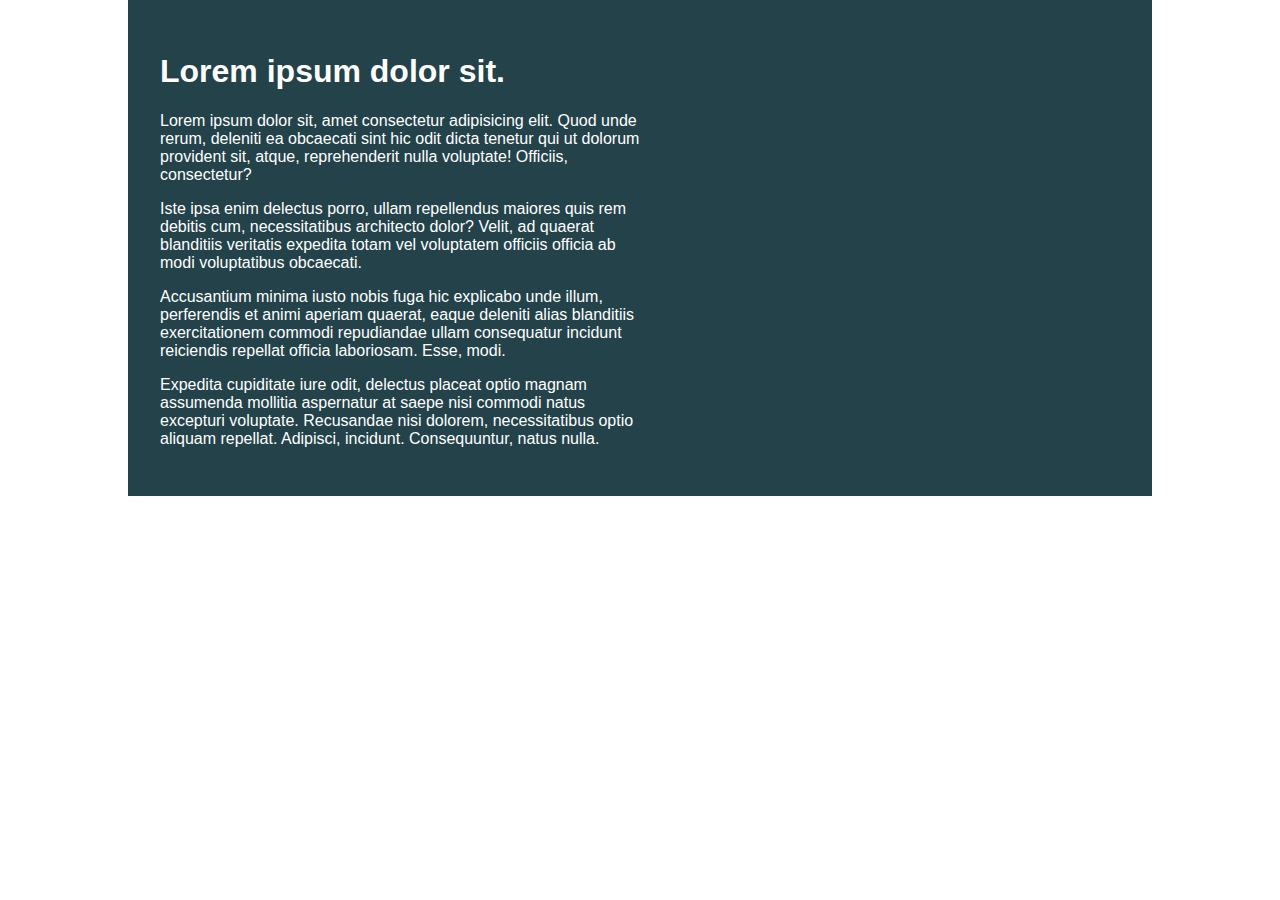
<file: Challenge 1/index.html>
<!DOCTYPE html>
<html lang="en">

<head>
    <meta charset="UTF-8">
    <meta name="viewport" content="width=device-width, initial-scale=1.0">
    <title>Day 01</title>

    <link rel="stylesheet" href="style.css">
</head>

<body>
    <div class="container">
        <div class="intro-content">
            <h1>Lorem ipsum dolor sit.</h1>
            <p>Lorem ipsum dolor sit, amet consectetur adipisicing elit. Quod unde rerum, deleniti ea obcaecati sint hic
                odit dicta tenetur qui ut dolorum provident sit, atque, reprehenderit nulla voluptate! Officiis,
                consectetur?</p>
            <p>Iste ipsa enim delectus porro, ullam repellendus maiores quis rem debitis cum, necessitatibus architecto
                dolor? Velit, ad quaerat blanditiis veritatis expedita totam vel voluptatem officiis officia ab modi
                voluptatibus obcaecati.</p>
            <p>Accusantium minima iusto nobis fuga hic explicabo unde illum, perferendis et animi aperiam quaerat, eaque
                deleniti alias blanditiis exercitationem commodi repudiandae ullam consequatur incidunt reiciendis
                repellat officia laboriosam. Esse, modi.</p>
            <p>Expedita cupiditate iure odit, delectus placeat optio magnam assumenda mollitia aspernatur at saepe nisi
                commodi natus excepturi voluptate. Recusandae nisi dolorem, necessitatibus optio aliquam repellat.
                Adipisci, incidunt. Consequuntur, natus nulla.</p>
        </div>
    </div>
</body>

</html>
</file>
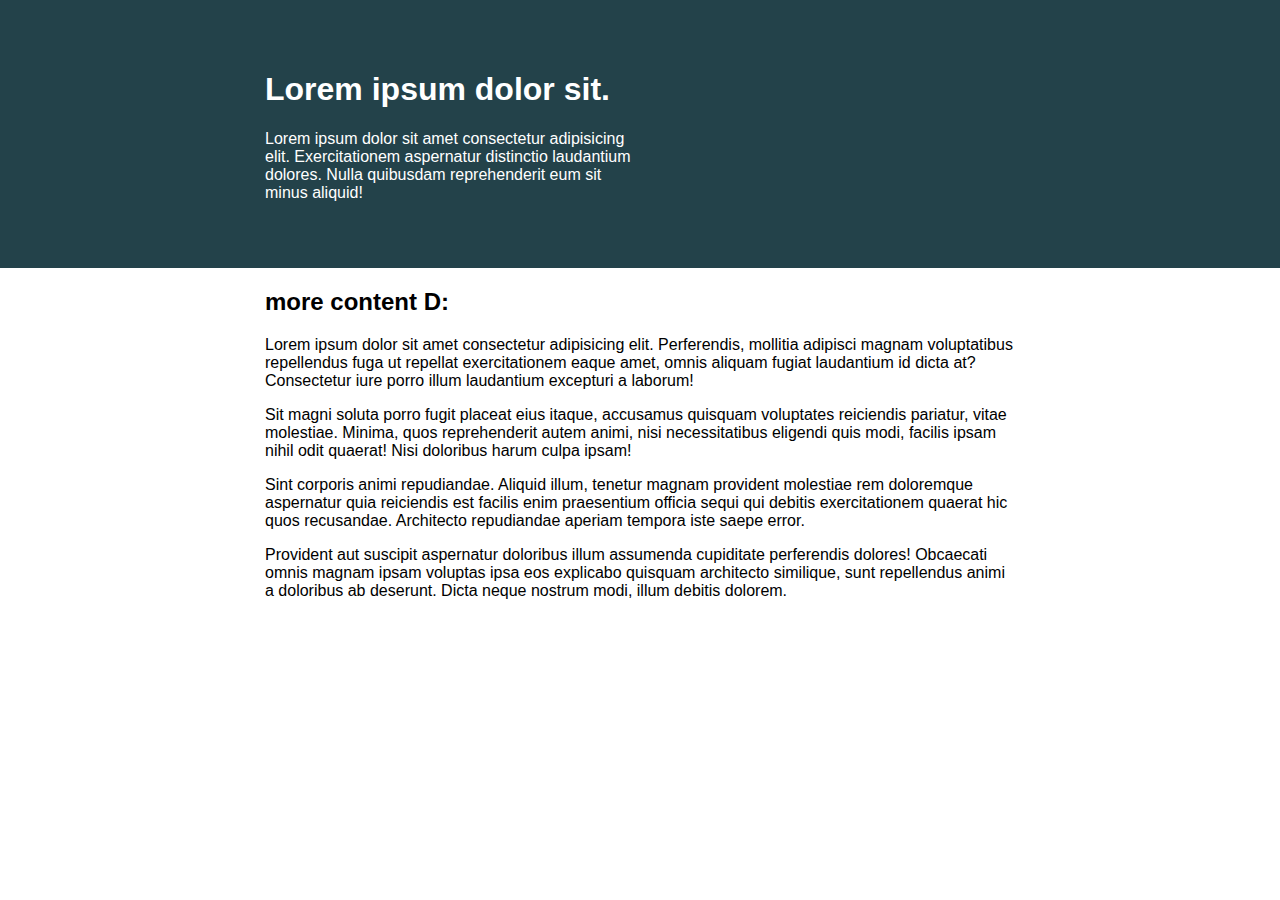
<file: Challenge 2/index.html>
<!DOCTYPE html>
<html lang="en">
<head> 
    <meta charset="UTF-8">
    <meta name="viewport" content="width=device-width, initial-scale=1.0">
    <title>Day 01</title>
 
    <link rel="stylesheet" href="style.css">
</head>
<body>

    <div class="intro">
        <div class="container">
            <div class="intro-content">
                <h1>Lorem ipsum dolor sit.</h1>
                <p>Lorem ipsum dolor sit amet consectetur adipisicing elit. Exercitationem aspernatur distinctio laudantium dolores. Nulla quibusdam reprehenderit eum sit minus aliquid!</p>
            </div>
        </div>
    </div>

    <div class="container">
        <h2>more content D:</h2>
        <p>Lorem ipsum dolor sit amet consectetur adipisicing elit. Perferendis, mollitia adipisci magnam voluptatibus repellendus fuga ut repellat exercitationem eaque amet, omnis aliquam fugiat laudantium id dicta at? Consectetur iure porro illum laudantium excepturi a laborum!</p>
        <p>Sit magni soluta porro fugit placeat eius itaque, accusamus quisquam voluptates reiciendis pariatur, vitae molestiae. Minima, quos reprehenderit autem animi, nisi necessitatibus eligendi quis modi, facilis ipsam nihil odit quaerat! Nisi doloribus harum culpa ipsam!</p>
        <p>Sint corporis animi repudiandae. Aliquid illum, tenetur magnam provident molestiae rem doloremque aspernatur quia reiciendis est facilis enim praesentium officia sequi qui debitis exercitationem quaerat hic quos recusandae. Architecto repudiandae aperiam tempora iste saepe error.</p>
        <p>Provident aut suscipit aspernatur doloribus illum assumenda cupiditate perferendis dolores! Obcaecati omnis magnam ipsam voluptas ipsa eos explicabo quisquam architecto similique, sunt repellendus animi a doloribus ab deserunt. Dicta neque nostrum modi, illum debitis dolorem.</p>
    </div>

</body>
</html>
</file>
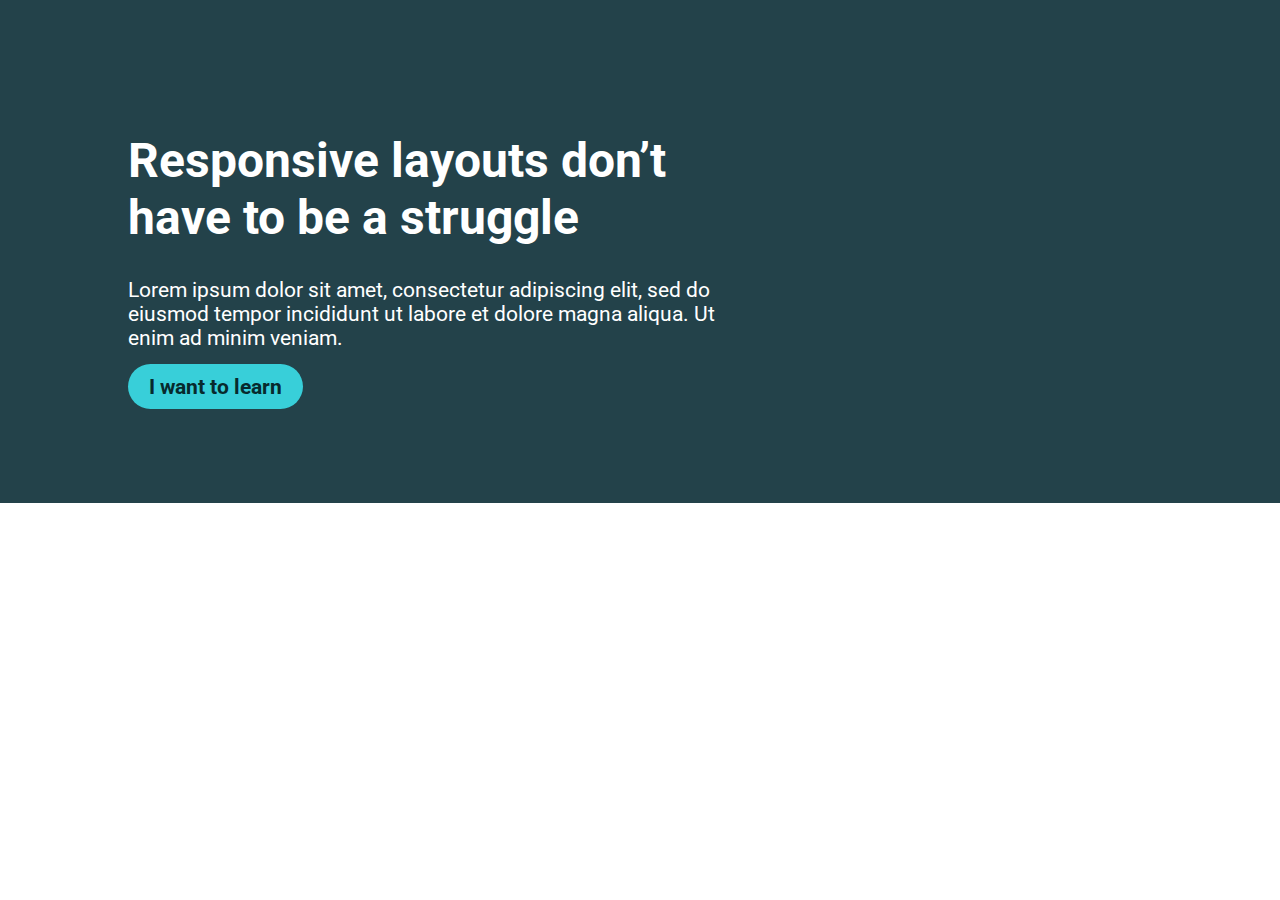
<file: Challenge 3/index.html>
<!DOCTYPE html>
<html lang="en">

<head>
  <meta charset="UTF-8">
  <meta name="viewport" content="width=device-width, initial-scale=1.0">
  <title>Day 01</title>

  <link href="https://fonts.googleapis.com/css2?family=Roboto:wght@400;700&display=swap" rel="stylesheet">
  <link rel="stylesheet" href="style.css">
</head>

<body>
  <div class="intro">
    <div class="container">
      <div class="intro-content">
        <h1>Responsive layouts don’t have to be a struggle</h1>
        <p>Lorem ipsum dolor sit amet, consectetur adipiscing elit, sed do eiusmod tempor incididunt ut labore et dolore
          magna aliqua. Ut enim ad minim veniam.</p>
        <a href="#" class="btn-blue">I want to learn</a>
      </div>
    </div>
  </div>
</body>

</html>
</file>
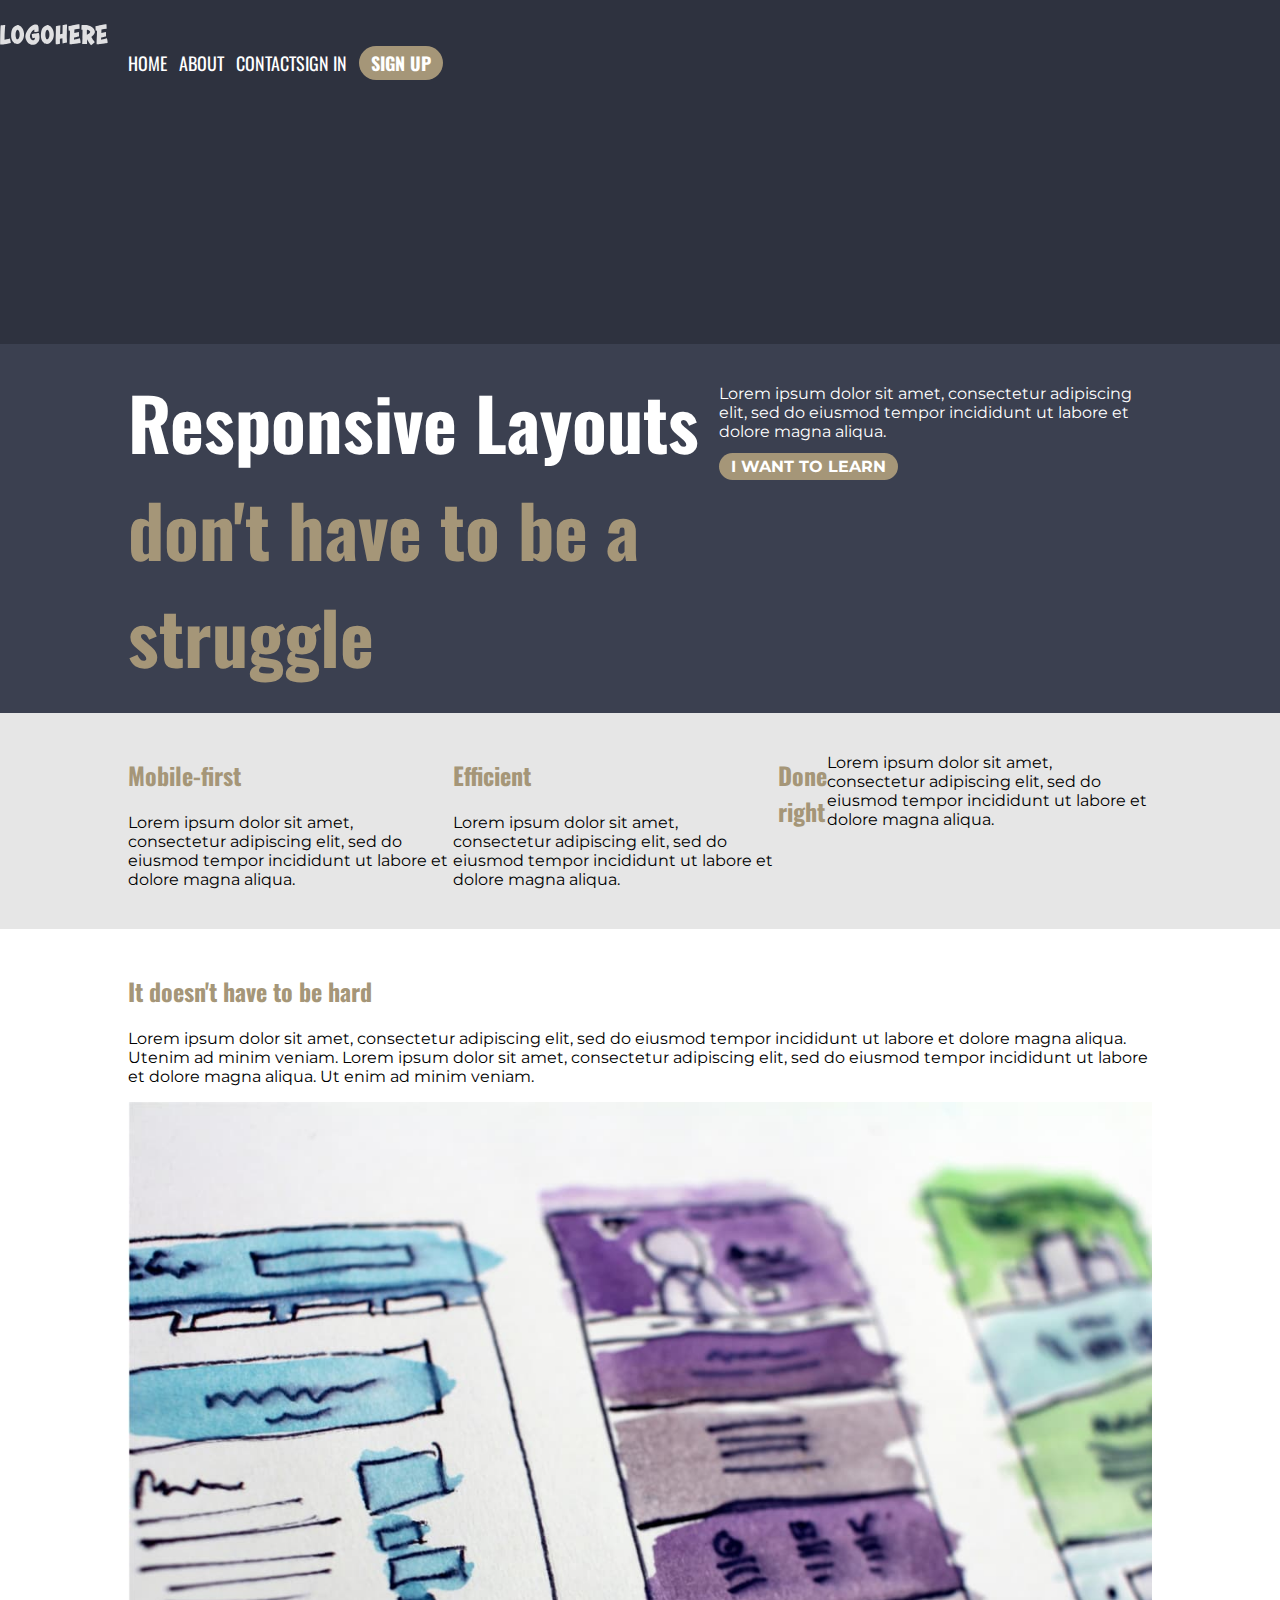
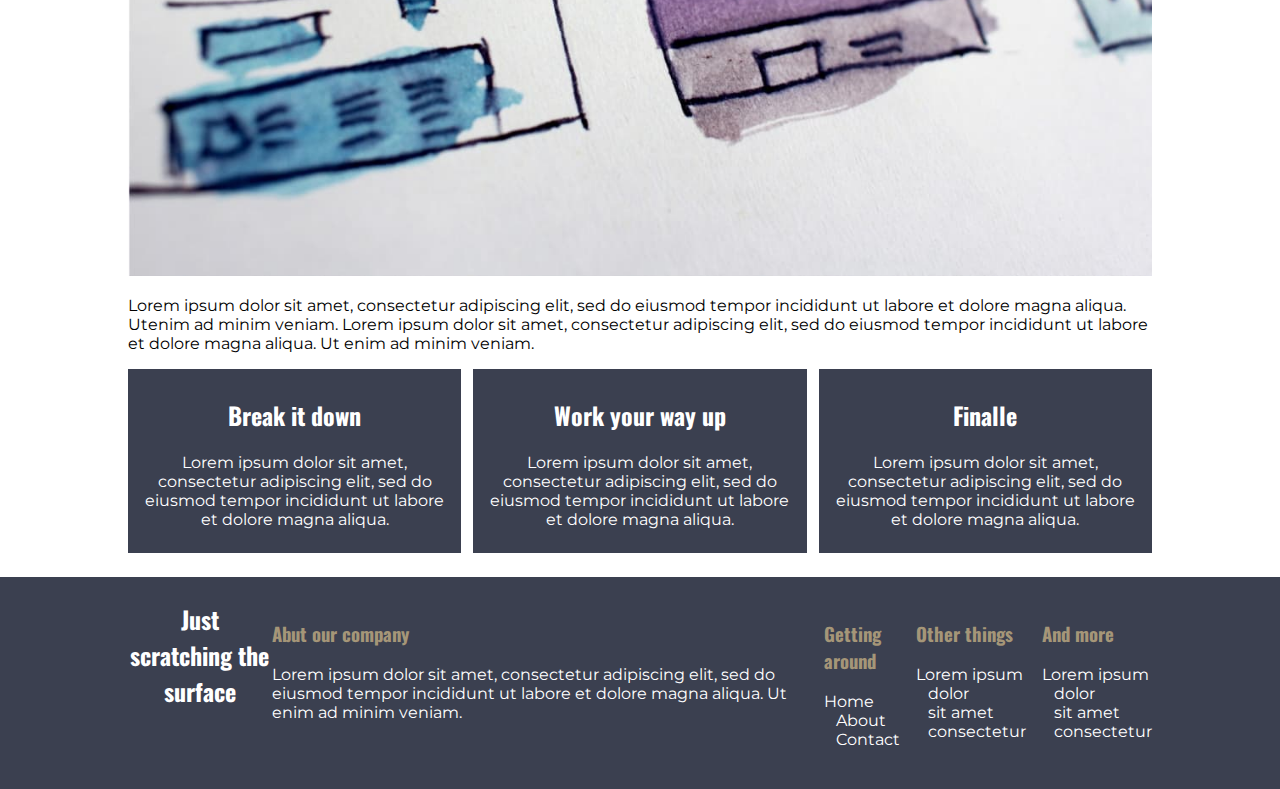
<file: Final-challenge/index.html>
<!DOCTYPE html>
<html lang="en">
<head>
  <meta charset="UTF-8">
  <meta name="viewport" content="width=device-width, initial-scale=1.0">
  <title>Document</title>
  <link rel="stylesheet" href="style.css">
</head>

<body>
  
  <header>
    <a href="#">
      <img class="logo" src="img/logo.svg" alt="logo">
    </a>
  <nav>
    <div class="container row">
      <ul class="nav__list nav__list--primary row">
        <li><a href="#">HOME</a></li>
        <li><a href="#">ABOUT</a></li>
        <li><a href="#">CONTACT</a></li>
      </ul>
      <ul class="nav__list nav__list--secondary row">
        <li><a href="#">SIGN IN</a></li>
        <li><a class="btn-gold" href="#">SIGN UP</a></li>
      </ul>
    </div>
  </nav>
</header>

<section class="intro">
  <div class="container row">
    <h1 class="intro__title">Responsive Layouts <span class="h1-gold">don't have to be a struggle</span> </h1>
    <div class="intro__text">
    	<p>Lorem ipsum dolor sit amet, consectetur
    	adipiscing elit, sed do eiusmod tempor
    	incididunt ut labore et dolore magna aliqua.</p>
    	<a href="#" class="btn-gold">I WANT TO LEARN</a>
    </div>
  </div>
</section>

<section class="section__2">
  <div class="container row">
    <div class="section__2--paragraph-1">
      <h2>Mobile-first</h2>
      <p>Lorem ipsum dolor sit amet,
      consectetur adipiscing elit, sed do
      eiusmod tempor incididunt ut
      labore et dolore magna aliqua.</p>
    </div>
    <div class="section__2--paragraph-2">
      <h2>Efficient</h2>
      <p>Lorem ipsum dolor sit amet,
      consectetur adipiscing elit, sed do
      eiusmod tempor incididunt ut
      labore et dolore magna aliqua.</p>
    </div>
    <h2>Done right</h2>
    <div class="section__2--paragraph-3">
      <p>Lorem ipsum dolor sit amet,
      consectetur adipiscing elit, sed do
      eiusmod tempor incididunt ut
      labore et dolore magna aliqua.</p>
    </div>
  </div>
</section>

<section class="section__3">
  <div class="container">
    <div class="section__3--image">
      <h2>It doesn't have to be hard</h2>
      <p>Lorem ipsum dolor sit amet, consectetur adipiscing elit, sed do eiusmod tempor incididunt ut labore et dolore magna aliqua. Utenim ad minim veniam. Lorem ipsum dolor sit amet, consectetur adipiscing elit, sed do eiusmod tempor incididunt ut labore et dolore magna aliqua. Ut enim ad minim veniam.</p>
      <img src="img/the-image.jpg" alt="cartoon documents">
      <p>Lorem ipsum dolor sit amet, consectetur adipiscing elit, sed do eiusmod tempor incididunt ut labore et dolore magna
      aliqua. Utenim ad minim veniam. Lorem ipsum dolor sit amet, consectetur adipiscing elit, sed do eiusmod tempor
      incididunt ut labore et dolore magna aliqua. Ut enim ad minim veniam.</p>
    </div>
    <div class="section__3--dark-sections d-flex">
      <div class="dark-background-p">
        <h2 class="section__3--h2">Break it down</h2>
        <p>Lorem ipsum dolor sit amet,
      consectetur adipiscing elit, sed do
      eiusmod tempor incididunt ut
      labore et dolore magna aliqua.</p>
      </div>
      <div class="dark-background-p">
        <h2 class="section__3--h2">Work your way up</h2>
        <p>Lorem ipsum dolor sit amet,
      consectetur adipiscing elit, sed do
      eiusmod tempor incididunt ut
      labore et dolore magna aliqua.</p>
      </div>
      <div class="dark-background-p">
        <h2 class="section__3--h2">Finalle</h2>
        <p>Lorem ipsum dolor sit amet,
      consectetur adipiscing elit, sed do
      eiusmod tempor incididunt ut
      labore et dolore magna aliqua.</p>
      </div>
    </div>
  </div>
</section>

<section class="section__4">
  <div class="container row">
    <h2 class="section__4--h2">Just scratching the surface</h2>
    <div class="d-flex">
      <div class="section__4--div">
        <h3>Abut our company</h3>
        <p>Lorem ipsum dolor sit amet, consectetur adipiscing elit, sed do eiusmod tempor incididunt ut labore et dolore magna aliqua. Ut enim ad minim veniam.</p>
      </div>
  
      <div class="section__4--div">
        <h3>Getting around</h3>
        <ul>
          <li>Home</li>
          <li>About</li>
          <li>Contact</li>
        </ul>
      </div>
    
      <div class="section__4--div">
        <h3>Other things</h3>
        <ul>
          <li>Lorem ipsum</li>
          <li>dolor</li>
          <li>sit amet</li>
          <li>consectetur</li>
        </ul>
      </div>
    
      <div class="section__4--div">
        <h3>And more</h3>
        <ul>
          <li>Lorem ipsum</li>
          <li>dolor</li>
          <li>sit amet</li>
          <li>consectetur</li>
        </ul>
      </div>
    </div>
  </div>
</section>

</body>
</html>
</file>
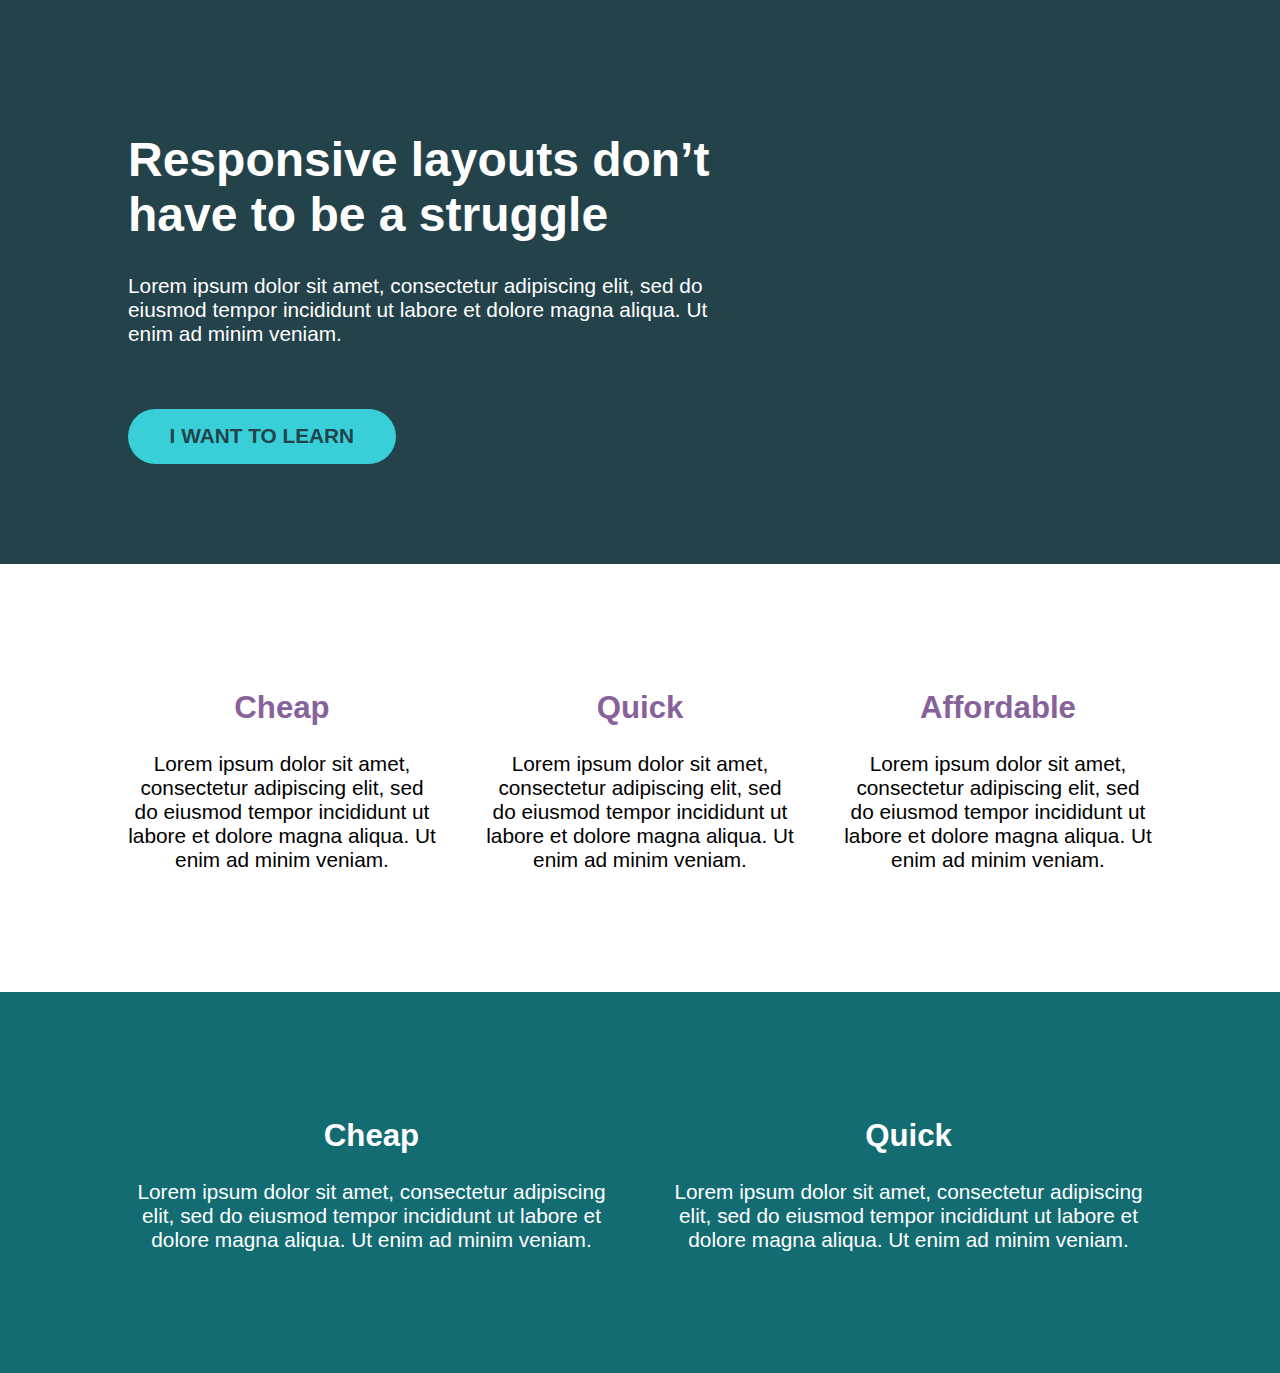
<file: Flex Challenge 1/index.html>
<!DOCTYPE html>
<html lang="en">
<head>
  <meta charset="UTF-8">
  <meta name="viewport" content="width=device-width, initial-scale=1.0">
  <title>Document</title>
  <link rel="stylesheet" href="style.css">
</head>

<body>
  <div class="hero">
    <div class="container">
      <div class="hero__text">
        <h1>Responsive layouts don’t have to be a struggle</h1>
        <p>Lorem ipsum dolor sit amet, consectetur adipiscing elit, sed do eiusmod tempor incididunt ut labore et dolore
          magna aliqua. Ut enim ad minim veniam.</p>
        <a href="#" class="btn">I want to learn</a>
      </div>
    </div>
  </div>
  <div class="container second-container">
    <div class="row">
      <div class="col">
        <h2 class="purple-h2">Cheap</h2>
        <p>Lorem ipsum dolor sit amet, consectetur adipiscing elit, sed do eiusmod tempor incididunt ut labore et dolore
          magna aliqua. Ut enim ad minim veniam.</p>
      </div>
      <div class="col">
        <h2 class="purple-h2">Quick</h2>
        <p>Lorem ipsum dolor sit amet, consectetur adipiscing elit, sed do eiusmod tempor incididunt ut labore et dolore
          magna aliqua. Ut enim ad minim veniam.</p>
      </div>
      <div class="col">
        <h2 class="purple-h2">Affordable</h2>
        <p>Lorem ipsum dolor sit amet, consectetur adipiscing elit, sed do eiusmod tempor incididunt ut labore et dolore
          magna aliqua. Ut enim ad minim veniam.</p>
      </div>
    </div>
  </div>
  
  <div class="hero2">
    <div class="container">
      <div class="row">
        <div class="col">
          <h2>Cheap</h2>
          <p>Lorem ipsum dolor sit amet, consectetur adipiscing elit, sed do eiusmod tempor incididunt ut labore et dolore magna
            aliqua. Ut enim ad minim veniam.</p>
        </div>
        <div class="col">
          <h2>Quick</h2>
          <p>Lorem ipsum dolor sit amet, consectetur adipiscing elit, sed do eiusmod tempor incididunt ut labore et dolore magna
            aliqua. Ut enim ad minim veniam.</p>
        </div>
      </div>
    </div>
  </div>
</body>
</html>
</file>
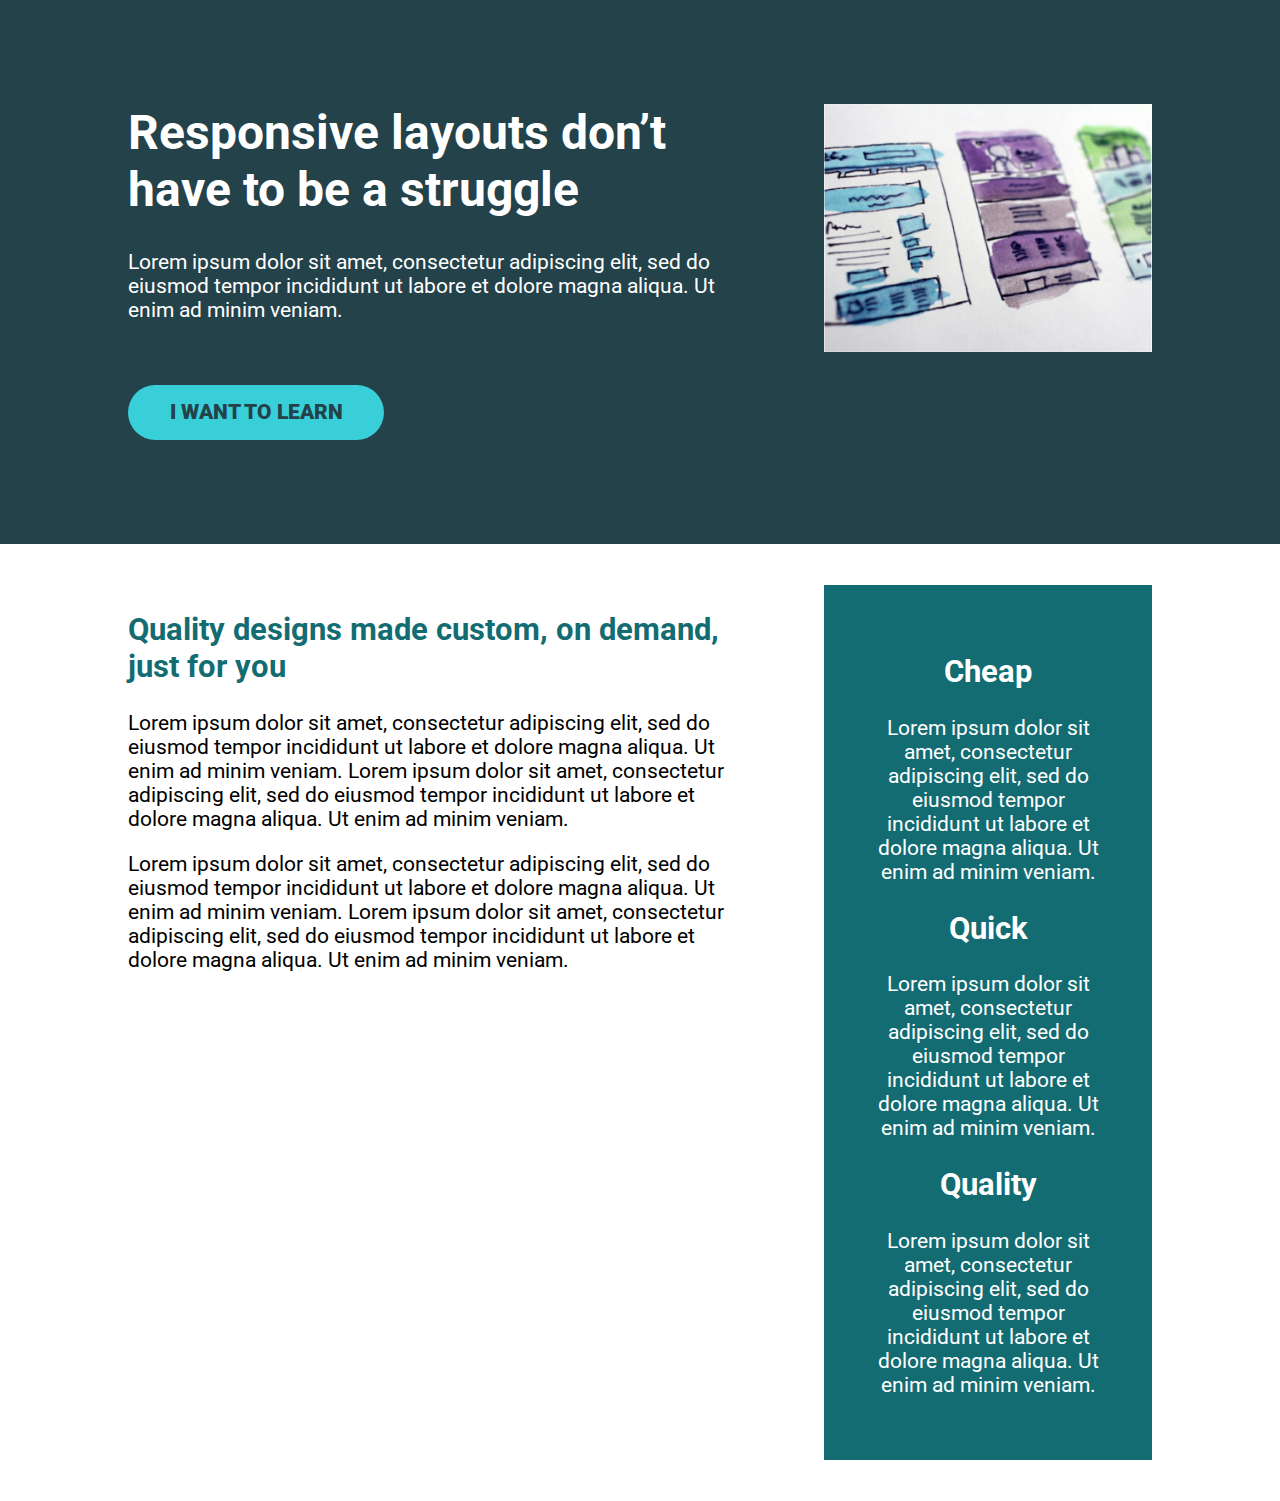
<file: Flex Challenge 2/index.html>
<!DOCTYPE html>
<html lang="en">
<head>
    <meta charset="UTF-8">
    <meta name="viewport" content="width=device-width, initial-scale=1.0">
    <title>Conquering Rsponsive Layouts</title>
    <link href="https://fonts.googleapis.com/css2?family=Roboto:wght@400;900&display=swap" rel="stylesheet"> 
    <link rel="stylesheet" href="style.css">
</head>
<body>
    <div class="hero">
        <div class="container row">
            <div class="hero__text">
                <h1>Responsive layouts don’t have to be a struggle</h1>
                <p>Lorem ipsum dolor sit amet, consectetur adipiscing elit, sed do eiusmod tempor incididunt ut labore et dolore magna aliqua. Ut enim ad minim veniam.</p>
                <a href="#" class="btn">I want to learn</a>
            </div>
            <img class="hero__img" src="img/hero-img.jpg" alt="picture of documents">
        </div>
    </div>
    <div class="hero2">
        <div class="container row">
            <div class="hero2__text">
                <h2 class="green-h2">Quality designs made custom, on demand, just for you</h2>
                <p>Lorem ipsum dolor sit amet, consectetur adipiscing elit, sed do eiusmod tempor incididunt ut labore et dolore magna
                aliqua. Ut enim ad minim veniam. Lorem ipsum dolor sit amet, consectetur adipiscing elit, sed do eiusmod tempor
                incididunt ut labore et dolore magna aliqua. Ut enim ad minim veniam.</p>
                <p>Lorem ipsum dolor sit amet, consectetur adipiscing elit, sed do eiusmod tempor incididunt ut labore et dolore magna
                aliqua. Ut enim ad minim veniam. Lorem ipsum dolor sit amet, consectetur adipiscing elit, sed do eiusmod tempor
                incididunt ut labore et dolore magna aliqua. Ut enim ad minim veniam.</p>
            </div>
            <div class="three-row">
                <div>
                    <h2>Cheap</h2>
                    <p>Lorem ipsum dolor sit amet, consectetur adipiscing elit, sed do eiusmod tempor incididunt ut labore et dolore magna
                    aliqua. Ut enim ad minim veniam.</p>
                </div>
                <div>
                    <h2>Quick</h2>
                    <p>Lorem ipsum dolor sit amet, consectetur adipiscing elit, sed do eiusmod tempor incididunt ut labore et dolore magna
                    aliqua. Ut enim ad minim veniam.</p>
                </div>
                <div>
                    <h2>Quality</h2>
                    <p>Lorem ipsum dolor sit amet, consectetur adipiscing elit, sed do eiusmod tempor incididunt ut labore et dolore magna
                    aliqua. Ut enim ad minim veniam.</p>
                </div>
            </div>
        </div>
    </div>
    

</body>
</html>
</file>
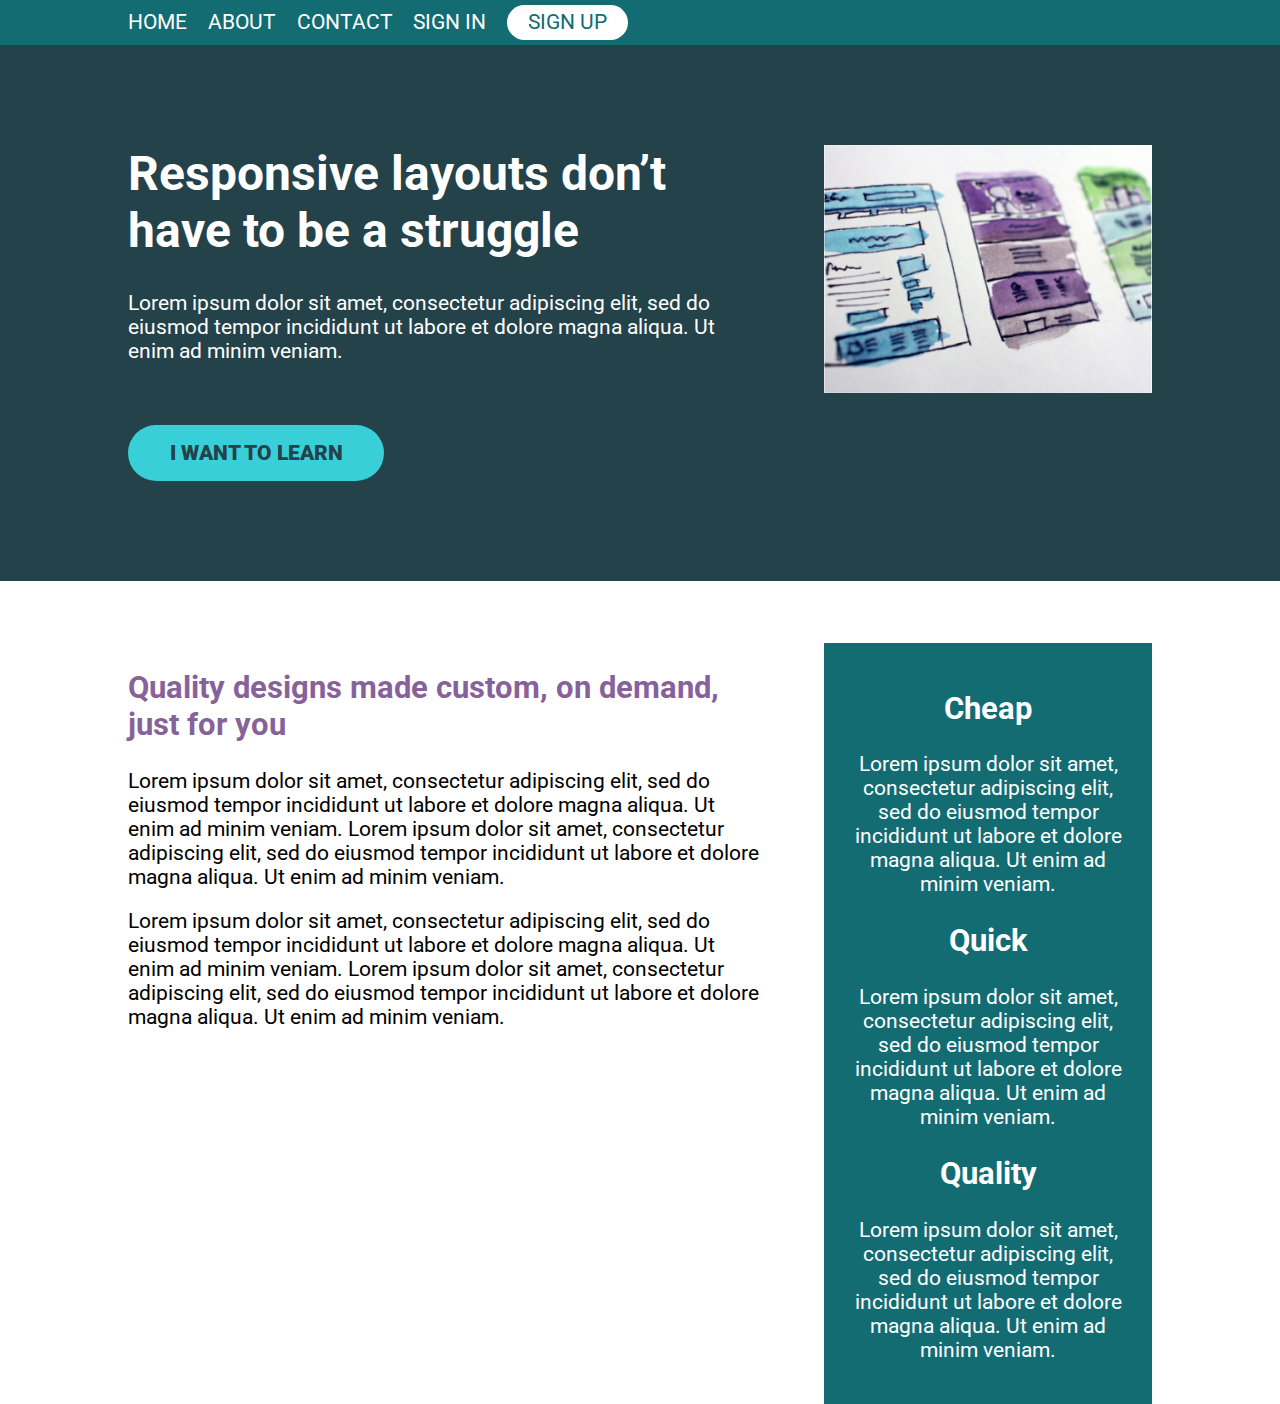
<file: Flex Challenge 3/index.html>
<!DOCTYPE html>
<html lang="en">
<head>
    <meta charset="UTF-8">
    <meta name="viewport" content="width=device-width, initial-scale=1.0">
    <title>Conquering Responsive Layouts</title>
    <link href="https://fonts.googleapis.com/css2?family=Roboto:wght@400;900&display=swap" rel="stylesheet"> 
    <link rel="stylesheet" href="style.css">
</head>
<body>
    <header>
        <div class="container">
            <nav class="nav">
                <ul class="nav__list">
                    <li class="nav__item"><a href="#" class="nav__link">Home</a></li>
                    <li class="nav__item"><a href="#" class="nav__link">About</a></li>
                    <li class="nav__item"><a href="#" class="nav__link">Contact</a></li>
                    <li class="nav__item"><a href="#" class="nav__link">Sign In</a></li>
                    <li class="nav__item"><a href="#" class="nav__link nav__link--button">Sign up</a></li>
                </ul>
            </nav>
        </div>
    </header>

    <section class="hero">
        <div class="container row">
            <div class="hero__text">
                <h1>Responsive layouts don’t have to be a struggle</h1>
                <p>Lorem ipsum dolor sit amet, consectetur adipiscing elit, sed do eiusmod tempor incididunt ut labore et dolore magna aliqua. Ut enim ad minim veniam.</p>
                <a href="#" class="btn">I want to learn</a>
            </div>
            <img src="img/hero-img.jpg" alt="UX design sketches" class="hero__img">
        </div>
    </section> 

    <main class="main container row">
            <section class="primary-content">
                <h2 class="section-title">Quality designs made custom, on demand, just for you</h2>
                <p>Lorem ipsum dolor sit amet, consectetur adipiscing elit, sed do eiusmod tempor incididunt ut labore et dolore magna aliqua. Ut enim ad minim veniam. Lorem ipsum dolor sit amet, consectetur adipiscing elit, sed do eiusmod tempor incididunt ut labore et dolore magna aliqua. Ut enim ad minim veniam.</p>
                <p>Lorem ipsum dolor sit amet, consectetur adipiscing elit, sed do eiusmod tempor incididunt ut labore et dolore magna aliqua. Ut enim ad minim veniam. Lorem ipsum dolor sit amet, consectetur adipiscing elit, sed do eiusmod tempor incididunt ut labore et dolore magna aliqua. Ut enim ad minim veniam.</p>
            </section>
            <aside class="sidebar">
                <h2 class="sidebar-title">Cheap</h2>
                <p>Lorem ipsum dolor sit amet, consectetur adipiscing elit, sed do eiusmod tempor incididunt ut labore et dolore magna aliqua. Ut enim ad minim veniam.</p>

                <h2 class="sidebar-title">Quick</h2>
                <p>Lorem ipsum dolor sit amet, consectetur adipiscing elit, sed do eiusmod tempor incididunt ut labore et dolore magna aliqua. Ut enim ad minim veniam.</p>

                <h2 class="sidebar-title">Quality</h2>
                <p>Lorem ipsum dolor sit amet, consectetur adipiscing elit, sed do eiusmod tempor incididunt ut labore et dolore magna aliqua. Ut enim ad minim veniam.</p>
            </aside>
    </main>

    

</body>
</html>
</file>
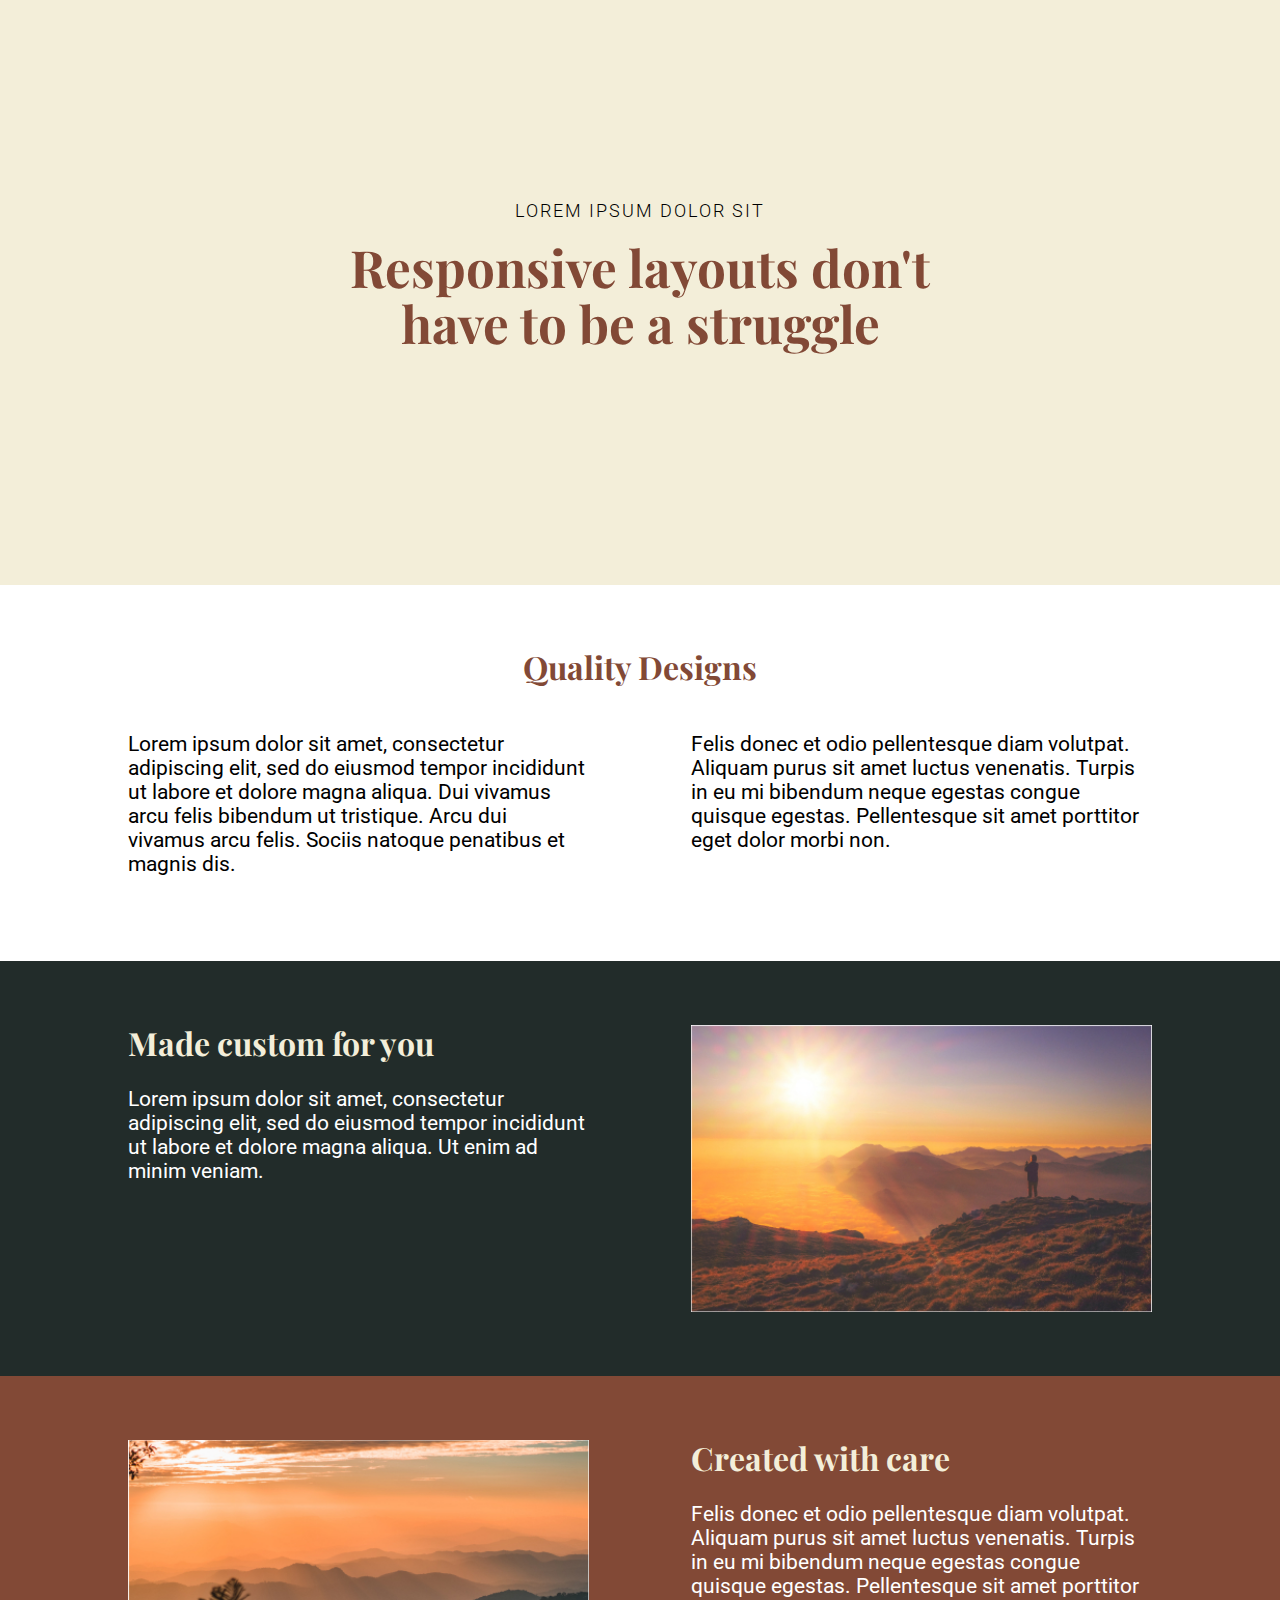
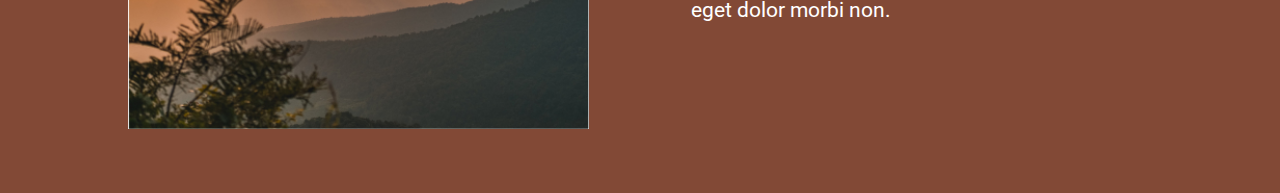
<file: Flex Challenge 4/index.html>
<!DOCTYPE html>
<html lang="en">
<head>
  <meta charset="UTF-8">
  <meta name="viewport" content="width=device-width, initial-scale=1.0">
  <link rel="stylesheet" href="style.css">
  <title>Document</title>
</head>
<body>
  <section class="intro">
    <div class="container">
          <p>Lorem ipsum dolor sit</p>
          <h1>Responsive layouts don't<br>have to be a struggle</br></h1>
    </div>
  </section>

  <section class="section-2">
    <div class="container">
      <h2>Quality Designs</h2>
      <div class="row">
        <p>Lorem ipsum dolor sit amet, consectetur adipiscing elit,
        sed do eiusmod tempor incididunt ut labore et dolore
        magna aliqua. Dui vivamus arcu felis bibendum ut
        tristique. Arcu dui vivamus arcu felis. Sociis natoque
        penatibus et magnis dis.</p>
        <p>Felis donec et odio pellentesque diam volutpat. Aliquam
        purus sit amet luctus venenatis. Turpis in eu mi
        bibendum neque egestas congue quisque egestas.
        Pellentesque sit amet porttitor eget dolor morbi non.</p>
      </div>
    </div>
  </section>

  <section class="section-3">
    <div class="container row">
      <div class="text-item">
        <h2>Made custom for you</h2>
        <p>Lorem ipsum dolor sit amet, consectetur adipiscing elit,
        sed do eiusmod tempor incididunt ut labore et dolore
        magna aliqua. Ut enim ad minim veniam.</p>
      </div>
      <img class="image" src="img/image-01.jpg" alt="image of person in great background">
    </div>
  </section>

  <section class="section-4">
    <div class="container row">
      <img class="image" src="img/image-02.jpg" alt="scenery">
      <div class="text-item">
        <h2>Created with care</h2>
        <p>Felis donec et odio pellentesque diam volutpat. Aliquam
        purus sit amet luctus venenatis. Turpis in eu mi
        bibendum neque egestas congue quisque egestas.
        Pellentesque sit amet porttitor eget dolor morbi non.</p>
      </div>
    </div>
  </section>
</body>
</html>
</file>
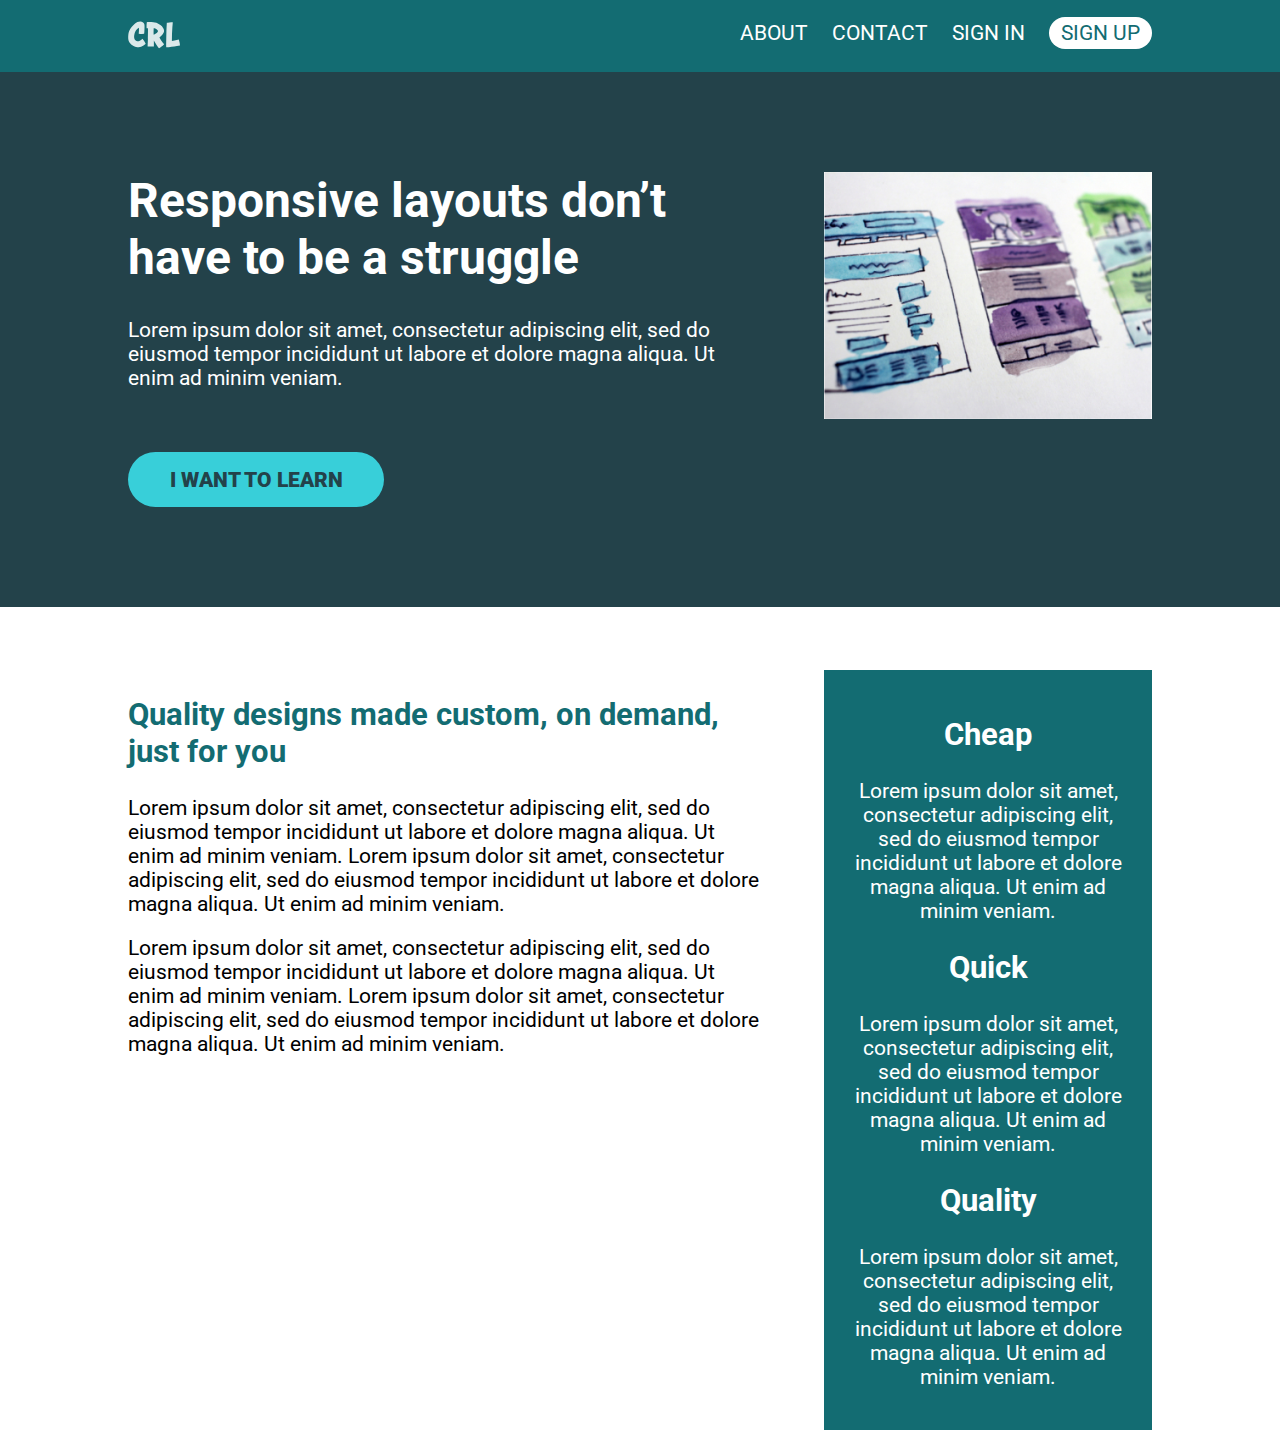
<file: Navigation Challenge/index.html>
<!DOCTYPE html>
<html lang="en">
<head>
    <meta charset="UTF-8">
    <meta name="viewport" content="width=device-width, initial-scale=1.0">
    <title>Conquering Responsive Layouts</title>
    <link href="https://fonts.googleapis.com/css2?family=Roboto:wght@400;900&display=swap" rel="stylesheet"> 
    <link rel="stylesheet" href="style.css">
</head>
<body>
    <header> 
        <div class="container row">
            <button class="nav-toggle" aria-label="open navigation">
                <span class="hamburger"></span>
            </button>
            <a class="logo" href="#">
                <img src="img/logo.svg" alt="conquering responsive layouts">
            </a>
            <nav class="nav">
                <ul class="nav__list nav__list--primary">
                    <li class="nav__item home-text"><a href="#" class="nav__link">Home</a></li>
                    <li class="nav__item"><a href="#" class="nav__link">About</a></li>
                    <li class="nav__item"><a href="#" class="nav__link">Contact</a></li>
                </ul>
                <ul class="nav__list nav__list--secondary">
                    <li class="nav__item"><a href="#" class="nav__link">Sign In</a></li>
                    <li class="nav__item"><a href="#" class="nav__link nav__link--button">Sign up</a></li>
                </ul>
            </nav>
        </div>
    </header>
    
    <section class="hero">
        <div class="container row">
            <div class="hero__text">
                <h1>Responsive layouts don’t have to be a struggle</h1>
                <p>Lorem ipsum dolor sit amet, consectetur adipiscing elit, sed do eiusmod tempor incididunt ut labore et dolore magna aliqua. Ut enim ad minim veniam.</p>
                <div class="btn-center">
                    <a href="#" class="btn">I want to learn</a>
                </div>
            </div>
            <img src="img/hero-img.jpg" alt="UX design sketches" class="hero__img">
        </div>
    </section> 

    <main class="main container row">
            <section class="primary-content">
                <h2 class="section-title">Quality designs made custom, on demand, just for you</h2>
                <p>Lorem ipsum dolor sit amet, consectetur adipiscing elit, sed do eiusmod tempor incididunt ut labore et dolore magna aliqua. Ut enim ad minim veniam. Lorem ipsum dolor sit amet, consectetur adipiscing elit, sed do eiusmod tempor incididunt ut labore et dolore magna aliqua. Ut enim ad minim veniam.</p>
                <p>Lorem ipsum dolor sit amet, consectetur adipiscing elit, sed do eiusmod tempor incididunt ut labore et dolore magna aliqua. Ut enim ad minim veniam. Lorem ipsum dolor sit amet, consectetur adipiscing elit, sed do eiusmod tempor incididunt ut labore et dolore magna aliqua. Ut enim ad minim veniam.</p>
            </section>
            <aside class="sidebar">
                <h2 class="sidebar-title">Cheap</h2>
                <p>Lorem ipsum dolor sit amet, consectetur adipiscing elit, sed do eiusmod tempor incididunt ut labore et dolore magna aliqua. Ut enim ad minim veniam.</p>

                <h2 class="sidebar-title">Quick</h2>
                <p>Lorem ipsum dolor sit amet, consectetur adipiscing elit, sed do eiusmod tempor incididunt ut labore et dolore magna aliqua. Ut enim ad minim veniam.</p>

                <h2 class="sidebar-title">Quality</h2>
                <p>Lorem ipsum dolor sit amet, consectetur adipiscing elit, sed do eiusmod tempor incididunt ut labore et dolore magna aliqua. Ut enim ad minim veniam.</p>
            </aside>
    </main>

    <script src="main.js"></script>

</body>
</html>
</file>
<file: Challenge 1/style.css>
/* INSTRUCTIONS
 *
 * 1) Limit the total width of
 *    the .intro-conent to about half
 *    of it's parent
 *
 * 2) Stop the text from overflowing
 *    out the bottom at small screen
 *    widths
 *
 * You may modify the HTML if needed
 *
 */

* {
  box-sizing: border-box;
}

body {
  margin: 0;
  font-family: sans-serif;
}

.container {
  background: #23424a;
  color: white;

  width: 80%;
  margin: 0 auto;

  padding: 2em;
}

.intro-content {
  width: 50%;
}
</file>
<file: Challenge 2/style.css>
/* INSTRUCTIONS
 *
 * 1) Keep the text inside .intro-content
 *    in the same place, but have the background
 *    extend from one side of the viewport
 *    to the other, no matter how wide or narrow
 *    the browser is.
 *
 * 2) Limit the maximum width of the text in the
 *    bottom area.
 *
 * You may modify the HTML if needed
 * (you probably should for this challenge)
 *
 */

* {
  box-sizing: border-box;
}

body {
  margin: 0;
  font-family: sans-serif;
}

.container {
  width: 80%;
  max-width: 750px;
  margin: 0 auto;
}

.intro {
  background: #23424A;
  color: white;
  padding: 50px 0;
}


.intro-content {
  width: 50%;
}
</file>
<file: Challenge 3/style.css>
* {
  box-sizing: border-box;
}

body {
  margin: 0;
  font-family: 'Roboto', sans-serif;
}

.intro {
  background: #23424A;
  padding: 50px 0;
  color: white;
  max-height: 90%;
}

.container {
  width: 80%;
  padding: 50px 0;
  margin: 0 auto;
}

.intro-content p {
  font-size: 21px;
  font-weight: 400;
}

.intro-content h1 {
  font-size: 48px;
}

.intro-content {
  width: 60%;
}

.btn-blue {
  text-decoration: none;
  color:#072A2D;
  background: #38CFD9;
  padding: 0.5em 1em;
  border-radius: 1.2em;
  font-weight: bold;
  font-size: 21px;
  line-height: 150%;
  min-width: 200px;
}
</file>
<file: Final-challenge/style.css>
@import url('https://fonts.googleapis.com/css2?family=Montserrat&family=Oswald:wght@700&display=swap');

/* font-family: 'Montserrat', sans-serif;
   font-family: 'Oswald', sans-serif; */

*, *::before, *::after {
  box-sizing: border-box;
}

body {
  margin: 0;
  font-family: 'Montserrat', sans-serif;
  font-size: 16px;
}

img {
  max-width: 100%;
}

a {
  text-decoration: none;
  color: #fff;
}

h1 {
  color: #fff;
  font-family: 'Oswald', sans-serif;
  font-size: clamp(36px, 8vh, 90px)
}

.h1-gold {
  color: #a59678;
}

h2, h3 {
  font-family: 'Oswald', sans-serif;
  color: #A59678;
}

li+li {
  margin-top: 8px;
}

section {
  padding: 24px 0;
}

.container {
  width: 80%;
  max-width: 1200px;
  margin: 0 auto;
}

header {
  background: #2E323F;
  padding: 24px 0;
}

nav {
  font-family: 'Oswald', sans-serif;
  font-size: 18px;
  list-style-type: none;
  min-height: 30vh;
}

.logo {
  padding: 0;
  margin: 0 auto;
  text-align: center;
}

.nav__list {
  list-style-type: none;
  padding: 0;
  margin: 0;
  text-align: center;
}

.nav__list--primary {
  margin-bottom: 16px;
}

.logo {
  text-align: center;
}

.btn-gold {
  background: #A59678;
  border-radius: 100px;
  padding: 4px 12px;
  font-weight: 700;
}

.intro {
  background: #3B4050;
  color: #fff;
  min-height: 100%;
}

.intro__title {
  margin: 0;
}

.section__2 {
  background: rgb(230, 230, 230);
}

.dark-background-p {
  background: #3B4050;
  color: #fff;
  padding: 16px;
}

.dark-background-p + .dark-background-p {
  margin-top: 16px;
}

.section__3--h2 {
  color: #fff;
}

.section__4 {
  background: #3B4050;
  color: #fff;
}

.section__4 ul {
  list-style-type: none;
  align-items: flex-start;
  padding: 0;
}

.section__4--h2 {
  color: #fff;
  font-family: 'Oswald', sans-serif;
  font-size: 24px;
  margin: 0 auto;
}

@media (min-width: 700px) {
  .d-flex {
    display: flex;
  }

  .section__3--dark-sections {
    margin: 0;
    width: 100%;
  }

  .dark-background-p {
    text-align: center;
    padding: 8px;
  }

  .dark-background-p + .dark-background-p {
    margin: 0 0 0 12px;
  }

  .section__4--h2 {
    text-align: center;
  }

  .section__4--div + .section__4--div {
    margin-left: 16px;
  }
}

@media (min-width: 1000px) {
  .row {
    display: flex;
  }

  li+li {
  margin: 0 0 0 12px;
}

li {
  /* align-items: center; */
}
}
</file>
<file: Flex Challenge 1/style.css>
*,
*::before,
*::after {
  box-sizing: border-box;
}

body {
  margin: 0;
  font-family: "Roboto", sans-serif;
  font-size: 1.3rem;
}

h1 {
  font-size: 3rem;
}

.container {
  width: 80%;
  max-width: 1100px;
  margin: 0 auto;
  text-align: center;
}

.row {
  /* display: flex => flex container */
  display: flex;

  /* can't use yet */
  /* gap: 100px; */}

.col + .col {
  margin-left: 50px;
}

.col {
  /* these are now flex items */
  width: 100%;
  /* gap: 100px; */
}

.purple-h2 {
  color: #87629A;
}

.hero {
  padding: 100px 0;
  background-color: #23424a;
  color: #fff;
}

.hero2 {
  padding: 100px 0;
  background-color: #136C72;
  color: white;
  /* text-align: center; */
}

.second-container {
  padding: 100px 0;
}

.hero__text {
  width: 60%;
  text-align: left;
}

.hero p {
  margin-bottom: 3em;
}

.btn {
  display: inline-block;
  text-decoration: none;
  text-transform: uppercase;
  color: #23424a;
  font-weight: 900;
  background-color: #38cfd9;
  padding: 0.75em 2em;
  border-radius: 100px;
}

.btn:hover,
.btn:focus {
  opacity: 0.75;
}
</file>
<file: Flex Challenge 2/style.css>
/* 
////// For this challenge ///////

- All text is in the text.md file

// Requirements
1. Refer to the design specs for the
   overall layout 
2. The image should line up with
   the sidebar in the section
   below

*/

*, *::before, *::after {
    box-sizing: border-box;
}

body {
    margin: 0;
    font-family: 'Roboto', sans-serif;
    font-size: 1.3rem;
}

img {
    max-width: 100%;
}

h1 {
    font-size: 3rem;
    margin-top: 0;
}

.container {
    width: 80%;
    max-width: 1300px;
    margin: 0 auto;
}

.row {
    /* display: flex => flex container */
    display: flex;
    justify-content: space-between;
    
    /* can't use yet */
    /* gap: 100px; */
}

.col {
    /* these are now flex items */
    width: 100%;
}

/* .col + .col {
    margin-left: 30px;
} */

.hero {
    padding: 5em 0;
    background-color: #23424A;
    color: #FFF;
}

.hero2 {
    margin: 2em 0;
}

.hero__text { 
    width: 60%;
}

.hero2__text {
    width: 60%;
}

.green-h2 {
    color: #136C72;
}

.three-row {
    width: 32%;
    background-color: #136C72;
    text-align: center;
    color: white;
    padding: 2em;
}

.hero__img {
    width: 32%;
    align-self: flex-start;
    /* justify-content: space-between; */
}

.hero p {
    margin-bottom: 3em;
}

.btn {
    display: inline-block;
    text-decoration: none;
    text-transform: uppercase; 
    color: #23424A;
    font-weight: 900;
    background-color: #38CFD9;
    padding: .75em 2em;
    border-radius: 100px;
}

.btn:hover,
.btn:focus {
    opacity: .75; 
}
</file>
<file: Flex Challenge 3/style.css>
/* 
////// For this challenge ///////

- All text is in the text.md file

// Requirements
   1. Get all the navigation items next to one another
   2. Add a space between all the items
*/

*, *::before, *::after {
    box-sizing: border-box;
}

body {
    margin: 0;
    font-family: 'Roboto', sans-serif;
    font-size: 1.3rem;
}

img {
    max-width: 100%;
}

h1 {
    font-size: 3rem;
    margin-top: 0;
}

.section-title {
    color: #87629A;
}

.btn {
    display: inline-block;
    text-decoration: none;
    text-transform: uppercase; 
    color: #23424A;
    font-weight: 900;
    background-color: #38CFD9;
    padding: .75em 2em;
    border-radius: 100px;
}

.btn:hover,
.btn:focus {
    opacity: .75; 
}

.container {
    width: 80%;
    max-width: 1100px;
    margin: 0 auto;
}

.row {
    display: flex;
    justify-content: space-between;
}

.col {
    /* these are now flex items */
    width: 100%;
}

.col + .col {
    margin-left: 30px;
}


header {
    background: #136c72;
    padding: .5em 0;
}

.nav__list {
    margin: 0;
    padding: 0;
    list-style: none;
    display: flex;
}

.nav__link {
    color: #fff;
    text-decoration: none;
    text-transform: uppercase;;
    margin-right: 1em;
}

.nav__link--button {
    background: #fff;
    color: #136c72;
    padding: .25em 1em;
    border-radius: 10em;
}

.nav__link:hover {
    opacity: .75;
}


.hero {
    padding: 100px 0;
    background-color: #23424A;
    color: #FFF;
}

.hero__text { 
    width: 62%;
}

.hero__img {
    width: 32%;
    align-self: flex-start;
}

.hero p {
    margin-bottom: 3em;
}

.main {
    margin-top: 3em;
}

.primary-content {
    width: 62%;
}

.sidebar {
    width: 32%;
    padding: 1em;
    text-align: center;
    color: #fff;
    background-color: #136c72;
}
</file>
<file: Flex Challenge 4/style.css>
@import url('https://fonts.googleapis.com/css2?family=Roboto:wght@300;400&display=swap');
@import url('https://fonts.googleapis.com/css2?family=Playfair+Display:wght@900&display=swap');

*, *::before, *::after {
  box-sizing: border-box;
}

body {
  margin: 0;
  font-family: 'Roboto', sans-serif;
}

img {
  max-width: 100%;
}

h1, h2 {
  font-family: 'Playfair Display', serif;
  color: #824936;
  margin-top: 0;
  line-height: 1.1em;
}

.container {
  width: 80%;
  max-width: 1128px;
  margin: 0 auto;
}

.row {
  display: flex;
  justify-content: space-between;
}

p {
  font-weight: 400;
  font-size: 21px;
}

section {
  padding: 4em 0;
}

.intro {
  min-height: 65vh;
  text-align: center;
  background: #F3EED9;
  display: flex;
  align-items: center;
}

.intro p {
  font-size: 18px;
  font-weight: 300;
  letter-spacing: 2px;
  text-transform: uppercase;
  margin-top: 0;
}

h1 {
  font-size: clamp(2.75rem, 4vw, 60px);
}

h2 {
  font-size: clamp(2rem, 2vw, 36px);
}

.section-2 h2 {
  text-align: center;
}

.section-2 p {
  width: 45%;
}

.section-3 h2, .section-4 h2 {
  color: #F3EED9;
}

.section-3 {
  background: #222C2A;
  color: white;
}

.text-item {
  width: 45%;
  align-self: flex-start;
}

.image {
  width: 45%;
  align-self: flex-start;
}

.section-4 {
  background: #824936;
  color: white;
}

@media (max-width: 800px) {
  .row {
    display: block;
  }

  .section-2 p {
    width: 100%;
  }

  .text-item {
    width: 100%;
  }

  .image {
    width: 100%;
  }

  section {
    padding: 1em;
  }
}
</file>
<file: Navigation Challenge/style.css>
*, *::before, *::after {
    box-sizing: border-box;
}

body {
    margin: 0;
    font-family: 'Roboto', sans-serif;
    font-size: 1.3rem;
}

img {
    max-width: 100%;
}

h1 {
    font-size: 3rem;
    margin-top: 0;
}

.section-title {
    color: #136c72;
}

.btn {
    display: inline-block;
    text-decoration: none;
    text-transform: uppercase; 
    color: #23424A;
    font-weight: 900;
    background-color: #38CFD9;
    padding: .75em 2em;
    border-radius: 100px;
}

/* .btn-center {
    display: flex;
    justify-content: center;
} */

.btn:hover,
.btn:focus {
    opacity: .75; 
}

.container {
    width: 80%;
    max-width: 1100px;
    margin: 0 auto;
    /* added for nav-toggle positioning */
    position: relative;
}

.row {
    display: block;
}
header {
    background: #136c72;
    padding: 1em 0;
    text-align: center;
}

.nav {
    width: 100%;
}

a {
    text-decoration: none !important;
    color: white;
}

ul {
    list-style-type: none;
}

.nav__list {
    padding: 0;
    text-transform: uppercase;
}

.nav__list--primary {
    margin-bottom: 32px;
}

.nav__item {
    margin-top: 16px;
}

.nav__link--button {
    background: white;
    color: #136c72;
    padding: 4px 12px;
    border-radius: 100px;
}

.nav-toggle {
    cursor: pointer;
    border: 0;
    width: 3em;
    height: 3em;
    padding: 0em;
    border-radius: 50%;
    background: #072A2D;
    color: white;
    transition: opacity 250ms ease;
    
    position: absolute;
    left: 0;
}

.nav-toggle:focus,
.nav-toggle:hover {
    opacity: .75;
}

.hamburger {
    width: 50%;
    position: relative;
}

.hamburger,
.hamburger::before,
.hamburger::after {
    display: block;
    margin: 0 auto;
    height: 3px;
    background: white;
}

.hamburger::before,
.hamburger::after {
    content: '';
    width: 100%;
}

.hamburger::before {
    transform: translateY(-6px);
}

.hamburger::after {
    transform: translateY(3px);
}

/* made changes here from video
   to make it more accessible.
   
   Works the same :) */
.nav {
    visibility: hidden;
    height: 0;
    position: absolute;
}

.nav--visible {
    visibility: visible;
    height: auto;
    position: relative;
} 


.logo {
    height: 30px;
}


.hero {
    padding: 100px 0;
    background-color: #23424A;
    color: #FFF;
    margin-top: 0;
}

.hero__img {
    margin-top: 2em;
}


.hero p {
    margin-bottom: 3em;
}

.main {
    margin-top: 3em;
}


.sidebar {
    padding: 1em;
    text-align: center;
    color: #fff;
    background-color: #136c72;
}



@media (min-width: 800px) {
    .nav-toggle {
        display: none;
    }

    .nav {
        visibility: visible;
        display: flex;
        justify-content: flex-end;
        height: auto;
        position: relative;
    }

    .nav__list {
        display: flex;
        padding: 0;
        margin: 0;
    }

    .nav__item {
        margin: 0 0 0 24px;
    }
    
    .row {
        display: flex;
        justify-content: space-between;
    }

    .hero__text {
        width: 62%;
    }
    
    .hero__img {
        width: 32%;
        align-self: flex-start;
        margin: 0;
    }
    
    .primary-content {
        width: 62%;
    }

    .sidebar {
        width: 32%;
    }
    

    li + li {
        margin-left: 16px;
    }
    
    .home-text {
        display: none;
    }
}
</file>
